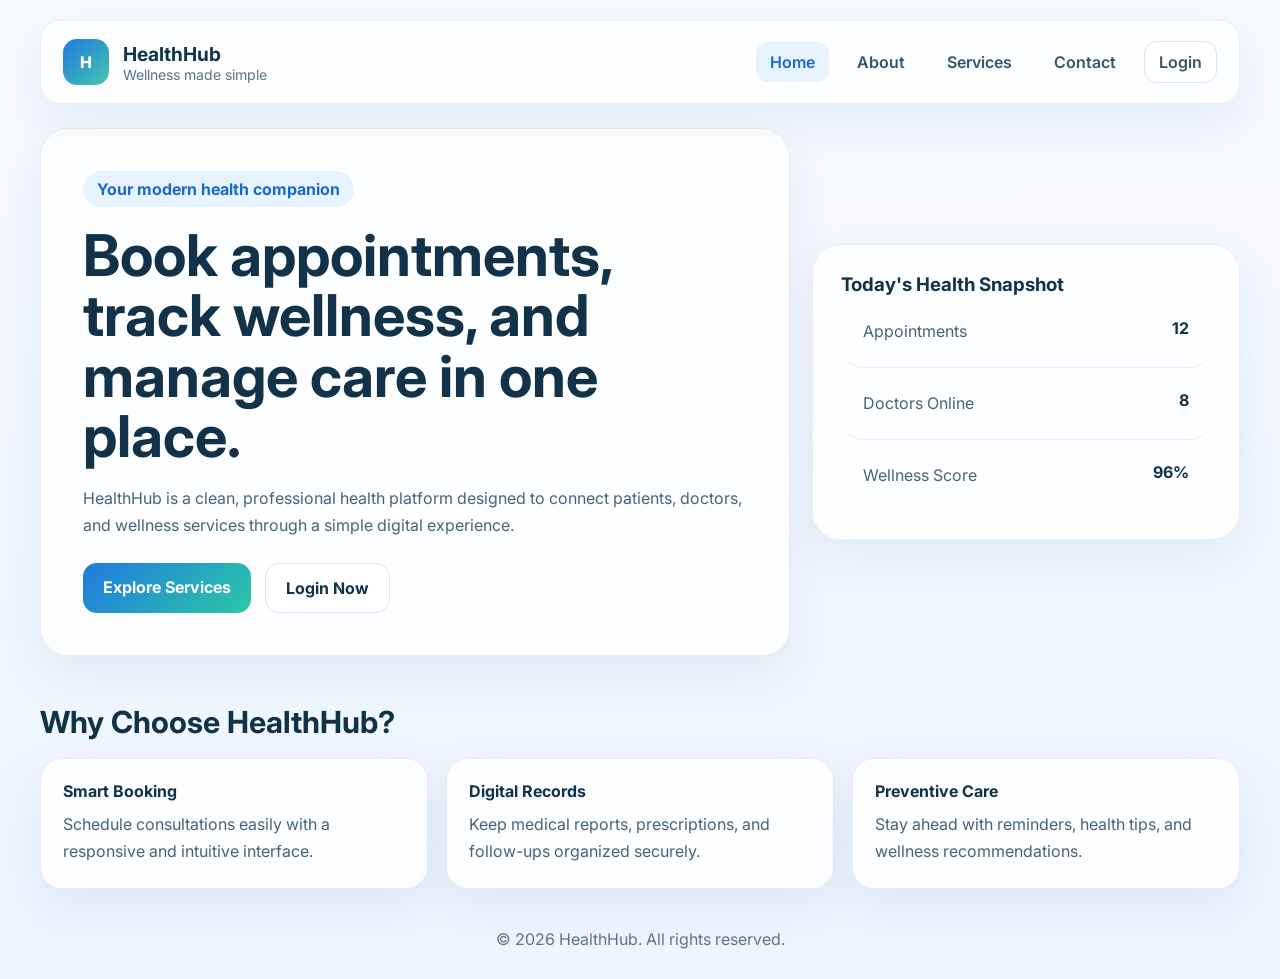
<file: index.html>
<!DOCTYPE html>
<html lang="en">
<head>
  <meta charset="UTF-8" />
  <meta name="viewport" content="width=device-width, initial-scale=1.0" />
  <title>HealthHub | Home</title>
  <link rel="preconnect" href="https://fonts.googleapis.com">
  <link rel="preconnect" href="https://fonts.gstatic.com" crossorigin>
  <link href="https://fonts.googleapis.com/css2?family=Inter:wght@400;500;600;700;800&display=swap" rel="stylesheet">
  <link rel="stylesheet" href="style.css" />
</head>
<body>
  <header class="navbar">
    <div class="logo">
      <div class="logo-mark">H</div>
      <div>
        <h1>HealthHub</h1>
        <p>Wellness made simple</p>
      </div>
    </div>

    <button class="menu-toggle" onclick="toggleMenu()">☰</button>

    <nav id="navLinks" class="nav-links">
      <a href="index.html" class="active">Home</a>
      <a href="about.html">About</a>
      <a href="services.html">Services</a>
      <a href="contact.html">Contact</a>
      <a href="login.html" id="loginBtn" class="btn-nav">Login</a>
      <a href="#" id="logoutBtn" class="btn-nav hidden" onclick="logoutUser()">Logout</a>
    </nav>
  </header>

  <main>
    <section class="hero">
      <div class="hero-content">
        <span class="tag">Your modern health companion</span>
        <h2>Book appointments, track wellness, and manage care in one place.</h2>
        <p>
          HealthHub is a clean, professional health platform designed to connect patients,
          doctors, and wellness services through a simple digital experience.
        </p>
        <div class="hero-actions">
          <a href="services.html" class="btn primary">Explore Services</a>
          <a href="login.html" class="btn secondary">Login Now</a>
        </div>
      </div>

      <div class="hero-card">
        <h3>Today's Health Snapshot</h3>
        <div class="stat"><span>Appointments</span><strong>12</strong></div>
        <div class="stat"><span>Doctors Online</span><strong>8</strong></div>
        <div class="stat"><span>Wellness Score</span><strong>96%</strong></div>
      </div>
    </section>

    <section class="section">
      <h3>Why Choose HealthHub?</h3>
      <div class="grid">
        <div class="card">
          <h4>Smart Booking</h4>
          <p>Schedule consultations easily with a responsive and intuitive interface.</p>
        </div>
        <div class="card">
          <h4>Digital Records</h4>
          <p>Keep medical reports, prescriptions, and follow-ups organized securely.</p>
        </div>
        <div class="card">
          <h4>Preventive Care</h4>
          <p>Stay ahead with reminders, health tips, and wellness recommendations.</p>
        </div>
      </div>
    </section>
  </main>

  <footer class="footer">
    <p>© 2026 HealthHub. All rights reserved.</p>
  </footer>

  <script src="script.js"></script>
</body>
</html>
</file>
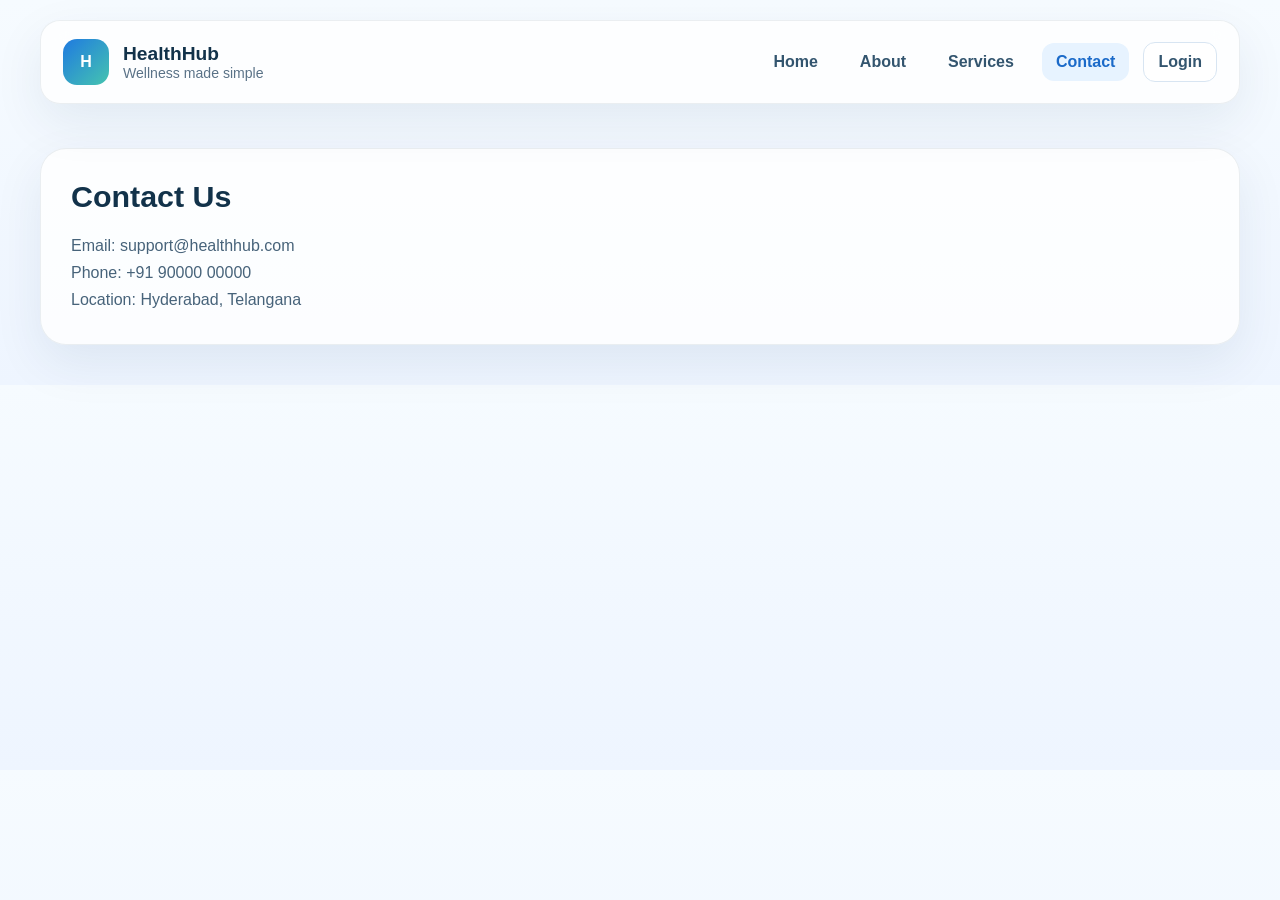
<file: contact.html>
<!DOCTYPE html>
<html lang="en">
<head>
  <meta charset="UTF-8" />
  <meta name="viewport" content="width=device-width, initial-scale=1.0" />
  <title>HealthHub | Contact</title>
  <link rel="stylesheet" href="style.css" />
</head>
<body>
  <header class="navbar">
    <div class="logo">
      <div class="logo-mark">H</div>
      <div>
        <h1>HealthHub</h1>
        <p>Wellness made simple</p>
      </div>
    </div>
    <button class="menu-toggle" onclick="toggleMenu()">☰</button>
    <nav id="navLinks" class="nav-links">
      <a href="index.html">Home</a>
      <a href="about.html">About</a>
      <a href="services.html">Services</a>
      <a href="contact.html" class="active">Contact</a>
      <a href="login.html" id="loginBtn" class="btn-nav">Login</a>
      <a href="#" id="logoutBtn" class="btn-nav hidden" onclick="logoutUser()">Logout</a>
    </nav>
  </header>

  <main class="page">
    <section class="content-box">
      <h2>Contact Us</h2>
      <p>Email: support@healthhub.com</p>
      <p>Phone: +91 90000 00000</p>
      <p>Location: Hyderabad, Telangana</p>
    </section>
  </main>

  <script src="script.js"></script>
</body>
</html>
</file>
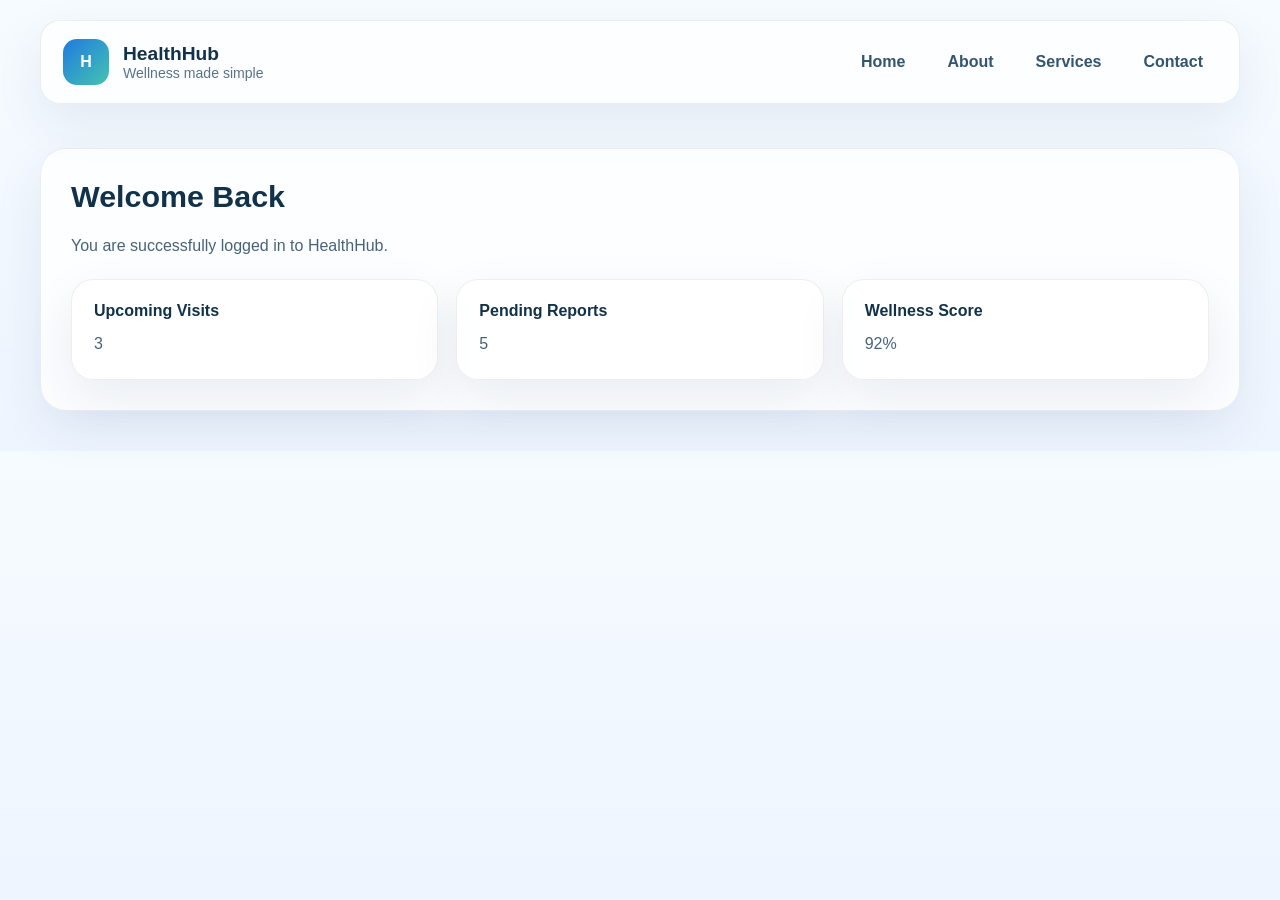
<file: dashboard.html>
<!DOCTYPE html>
<html lang="en">
<head>
  <meta charset="UTF-8" />
  <meta name="viewport" content="width=device-width, initial-scale=1.0" />
  <title>HealthHub | Dashboard</title>
  <link rel="stylesheet" href="style.css" />
</head>
<body>
  <header class="navbar">
    <div class="logo">
      <div class="logo-mark">H</div>
      <div>
        <h1>HealthHub</h1>
        <p>Wellness made simple</p>
      </div>
    </div>
    <button class="menu-toggle" onclick="toggleMenu()">☰</button>
    <nav id="navLinks" class="nav-links">
      <a href="index.html">Home</a>
      <a href="about.html">About</a>
      <a href="services.html">Services</a>
      <a href="contact.html">Contact</a>
      <a href="#" id="logoutBtn" class="btn-nav" onclick="logoutUser()">Logout</a>
    </nav>
  </header>

  <main class="page">
    <section class="content-box">
      <h2>Welcome Back</h2>
      <p>You are successfully logged in to HealthHub.</p>
      <div class="dashboard-stats">
        <div class="card"><h4>Upcoming Visits</h4><p>3</p></div>
        <div class="card"><h4>Pending Reports</h4><p>5</p></div>
        <div class="card"><h4>Wellness Score</h4><p>92%</p></div>
      </div>
    </section>
  </main>

  <script src="script.js"></script>
</body>
</html>
</file>
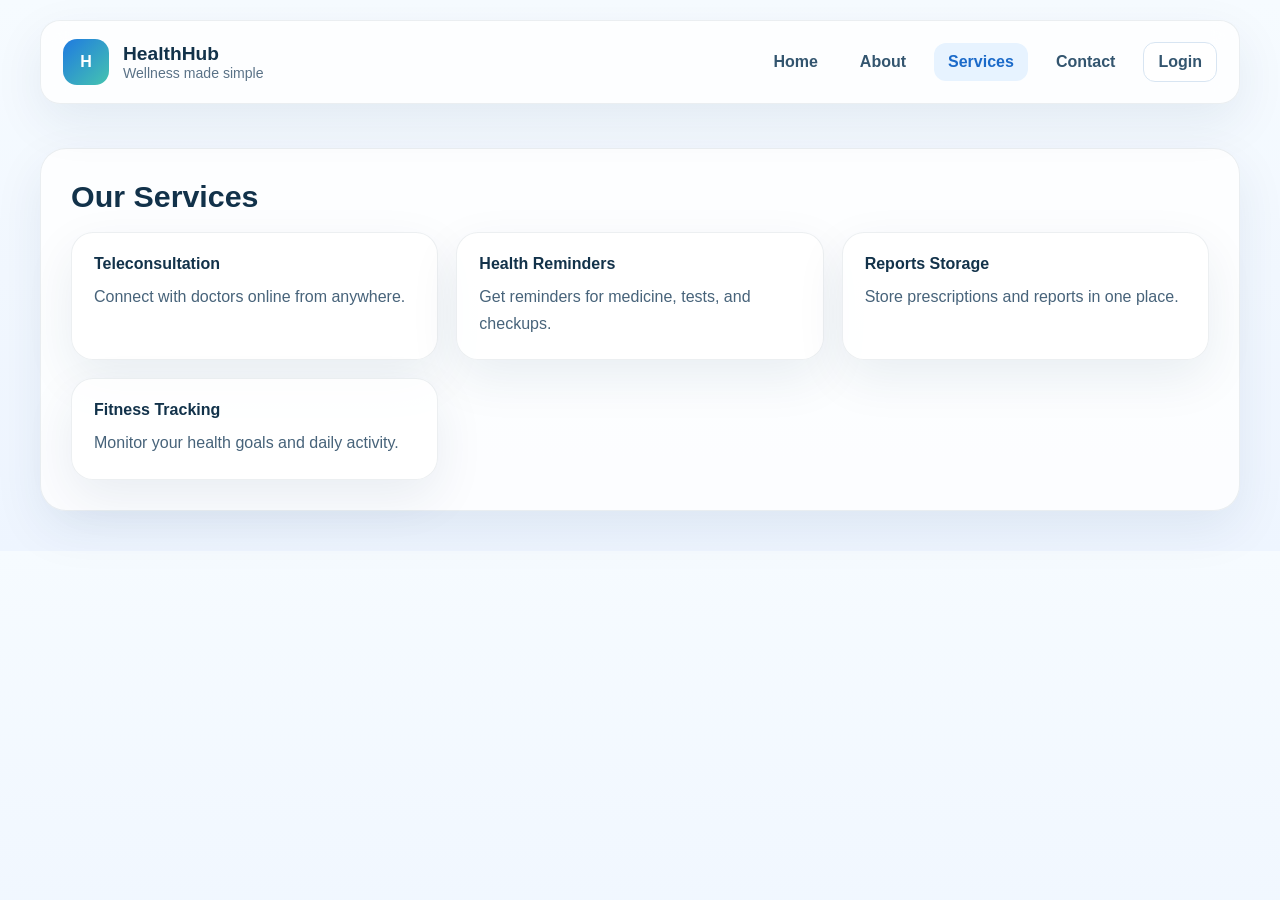
<file: services.html>
<!DOCTYPE html>
<html lang="en">
<head>
  <meta charset="UTF-8" />
  <meta name="viewport" content="width=device-width, initial-scale=1.0" />
  <title>HealthHub | Services</title>
  <link rel="stylesheet" href="style.css" />
</head>
<body>
  <header class="navbar">
    <div class="logo">
      <div class="logo-mark">H</div>
      <div>
        <h1>HealthHub</h1>
        <p>Wellness made simple</p>
      </div>
    </div>
    <button class="menu-toggle" onclick="toggleMenu()">☰</button>
    <nav id="navLinks" class="nav-links">
      <a href="index.html">Home</a>
      <a href="about.html">About</a>
      <a href="services.html" class="active">Services</a>
      <a href="contact.html">Contact</a>
      <a href="login.html" id="loginBtn" class="btn-nav">Login</a>
      <a href="#" id="logoutBtn" class="btn-nav hidden" onclick="logoutUser()">Logout</a>
    </nav>
  </header>

  <main class="page">
    <section class="content-box">
      <h2>Our Services</h2>
      <div class="grid">
        <div class="card interactive-card" tabindex="0">
          <h4>Teleconsultation</h4>
          <p>Connect with doctors online from anywhere.</p>
        </div>
        <div class="card interactive-card" tabindex="0">
          <h4>Health Reminders</h4>
          <p>Get reminders for medicine, tests, and checkups.</p>
        </div>
        <div class="card interactive-card" tabindex="0">
          <h4>Reports Storage</h4>
          <p>Store prescriptions and reports in one place.</p>
        </div>
        <div class="card interactive-card" tabindex="0">
          <h4>Fitness Tracking</h4>
          <p>Monitor your health goals and daily activity.</p>
        </div>
      </div>
    </section>
  </main>

  <script src="script.js"></script>
</body>
</html>
</file>
<file: style.css>
* {
  box-sizing: border-box;
  margin: 0;
  padding: 0;
}

body {
  font-family: 'Inter', sans-serif;
  background: linear-gradient(180deg, #f6fbff 0%, #eef5ff 100%);
  color: #12324a;
}

.navbar {
  width: min(1200px, calc(100% - 40px));
  margin: 20px auto;
  padding: 18px 22px;
  display: flex;
  align-items: center;
  justify-content: space-between;
  background: rgba(255,255,255,0.8);
  backdrop-filter: blur(12px);
  border: 1px solid rgba(18,50,74,0.08);
  border-radius: 20px;
  box-shadow: 0 18px 50px rgba(15, 54, 87, 0.08);
}

.logo {
  display: flex;
  align-items: center;
  gap: 14px;
}

.logo-mark {
  width: 46px;
  height: 46px;
  border-radius: 14px;
  display: grid;
  place-items: center;
  color: white;
  font-weight: 800;
  background: linear-gradient(135deg, #1f7ae0, #45c4b0);
}

.logo h1 {
  font-size: 1.2rem;
}

.logo p {
  font-size: 0.88rem;
  color: #5a7287;
}

.nav-links {
  display: flex;
  gap: 14px;
  align-items: center;
}

.nav-links a {
  text-decoration: none;
  color: #33556f;
  font-weight: 600;
  padding: 10px 14px;
  border-radius: 12px;
  transition: 0.25s ease;
}

.nav-links a:hover,
.nav-links a.active {
  background: #e7f3ff;
  color: #1b6ac9;
}

.btn-nav {
  border: 1px solid #d8e5f2;
  background: white;
}

.menu-toggle {
  display: none;
  border: none;
  background: transparent;
  font-size: 1.8rem;
  cursor: pointer;
  color: #12324a;
}

.hero {
  width: min(1200px, calc(100% - 40px));
  margin: 24px auto;
  display: grid;
  grid-template-columns: 1.4fr 0.8fr;
  gap: 22px;
  align-items: center;
}

.hero-content, .hero-card, .content-box, .card {
  background: rgba(255,255,255,0.8);
  border: 1px solid rgba(18,50,74,0.08);
  box-shadow: 0 18px 50px rgba(15, 54, 87, 0.08);
}

.hero-content {
  border-radius: 28px;
  padding: 42px;
}

.hero-card {
  border-radius: 28px;
  padding: 28px;
}

.tag {
  display: inline-block;
  padding: 8px 14px;
  border-radius: 999px;
  background: #e7f3ff;
  color: #1b6ac9;
  font-weight: 700;
  margin-bottom: 18px;
}

.hero h2 {
  font-size: clamp(2rem, 5vw, 3.6rem);
  line-height: 1.05;
  margin-bottom: 18px;
}

.hero p, .content-box p, .card p, .stat span {
  color: #47637a;
  line-height: 1.7;
}

.hero-actions {
  display: flex;
  gap: 14px;
  margin-top: 24px;
  flex-wrap: wrap;
}

.btn {
  padding: 14px 20px;
  border-radius: 14px;
  text-decoration: none;
  border: none;
  cursor: pointer;
  font-weight: 700;
}

.primary {
  background: linear-gradient(135deg, #1f7ae0, #2cc8a6);
  color: white;
}

.secondary {
  background: white;
  color: #12324a;
  border: 1px solid #d8e5f2;
}

.section, .page {
  width: min(1200px, calc(100% - 40px));
  margin: 0 auto;
  padding: 24px 0 40px;
}

.section h3, .content-box h2 {
  font-size: 1.9rem;
  margin-bottom: 18px;
}

.grid, .dashboard-stats {
  display: grid;
  gap: 18px;
}

.grid {
  grid-template-columns: repeat(3, 1fr);
}

.dashboard-stats {
  grid-template-columns: repeat(3, 1fr);
  margin-top: 20px;
}

.card, .content-box, .stat {
  border-radius: 22px;
  padding: 22px;
}

.card h4 {
  margin-bottom: 10px;
}

.content-box {
  padding: 30px;
  border-radius: 26px;
}

.login-box form {
  display: grid;
  gap: 14px;
  max-width: 420px;
}

.login-box input {
  padding: 14px 16px;
  border-radius: 14px;
  border: 1px solid #d8e5f2;
  font-size: 1rem;
  outline: none;
}

.login-box input:focus {
  border-color: #1f7ae0;
  box-shadow: 0 0 0 3px rgba(31,122,224,0.12);
}

.stat {
  display: flex;
  justify-content: space-between;
  border-bottom: 1px solid #e6edf5;
}

.stat:last-child {
  border-bottom: 0;
}

.hidden {
  display: none !important;
}

.footer {
  width: min(1200px, calc(100% - 40px));
  margin: 0 auto 30px;
  text-align: center;
  color: #5f7486;
}

@media (max-width: 900px) {
  .hero, .grid, .dashboard-stats {
    grid-template-columns: 1fr;
  }

  .menu-toggle {
    display: block;
  }

  .nav-links {
    display: none;
    width: 100%;
    margin-top: 16px;
    flex-direction: column;
    align-items: stretch;
  }

  .nav-links.show {
    display: flex;
  }

  .navbar {
    flex-wrap: wrap;
  }
}
.interactive-card {
  cursor: pointer;
  transition: transform 0.3s ease, box-shadow 0.3s ease, background 0.3s ease;
}

.interactive-card:hover,
.interactive-card:focus {
  transform: translateY(-8px);
  box-shadow: 0 20px 55px rgba(31, 122, 224, 0.18);
  background: linear-gradient(180deg, #ffffff 0%, #f1f8ff 100%);
  outline: none;
}

.interactive-card:active {
  transform: scale(0.98);
}
.about-section {
  display: grid;
  grid-template-columns: 1.1fr 0.9fr;
  gap: 24px;
  align-items: center;
}

.about-text {
  padding: 34px;
}

.about-points {
  display: grid;
  grid-template-columns: repeat(3, 1fr);
  gap: 14px;
  margin-top: 22px;
}

.mini-card {
  padding: 18px;
  border-radius: 18px;
  background: linear-gradient(180deg, #ffffff 0%, #f3f9ff 100%);
  border: 1px solid #dceaf7;
}

.about-visual {
  border-radius: 28px;
  overflow: hidden;
  box-shadow: 0 18px 50px rgba(15, 54, 87, 0.12);
}

.about-visual img {
  width: 100%;
  height: 100%;
  object-fit: cover;
  display: block;
}

@media (max-width: 900px) {
  .about-section,
  .about-points {
    grid-template-columns: 1fr;
  }
}
.login-page {
  min-height: 100vh;
  display: flex;
  align-items: center;
  justify-content: center;
  padding: 30px 0 50px;
}

.login-wrapper {
  width: min(1050px, calc(100% - 40px));
  display: grid;
  grid-template-columns: 1fr 1fr;
  gap: 24px;
  align-items: center;
}

.login-image {
  border-radius: 28px;
  overflow: hidden;
  box-shadow: 0 18px 50px rgba(15, 54, 87, 0.12);
}

.login-image img {
  width: 100%;
  height: 100%;
  object-fit: cover;
  display: block;
}

.login-box {
  display: flex;
  flex-direction: column;
  justify-content: center;
  min-height: 420px;
}

.login-box form {
  display: grid;
  gap: 14px;
  max-width: 420px;
  margin-top: 14px;
}

.login-box input {
  padding: 14px 16px;
  border-radius: 14px;
  border: 1px solid #d8e5f2;
  font-size: 1rem;
  outline: none;
}

.login-box input:focus {
  border-color: #1f7ae0;
  box-shadow: 0 0 0 3px rgba(31,122,224,0.12);
}

@media (max-width: 900px) {
  .login-wrapper {
    grid-template-columns: 1fr;
  }
}.interactive-card.selected {
  background: linear-gradient(180deg, #eaf5ff 0%, #ffffff 100%);
  border-color: #9cc8f3;
}
</file>
